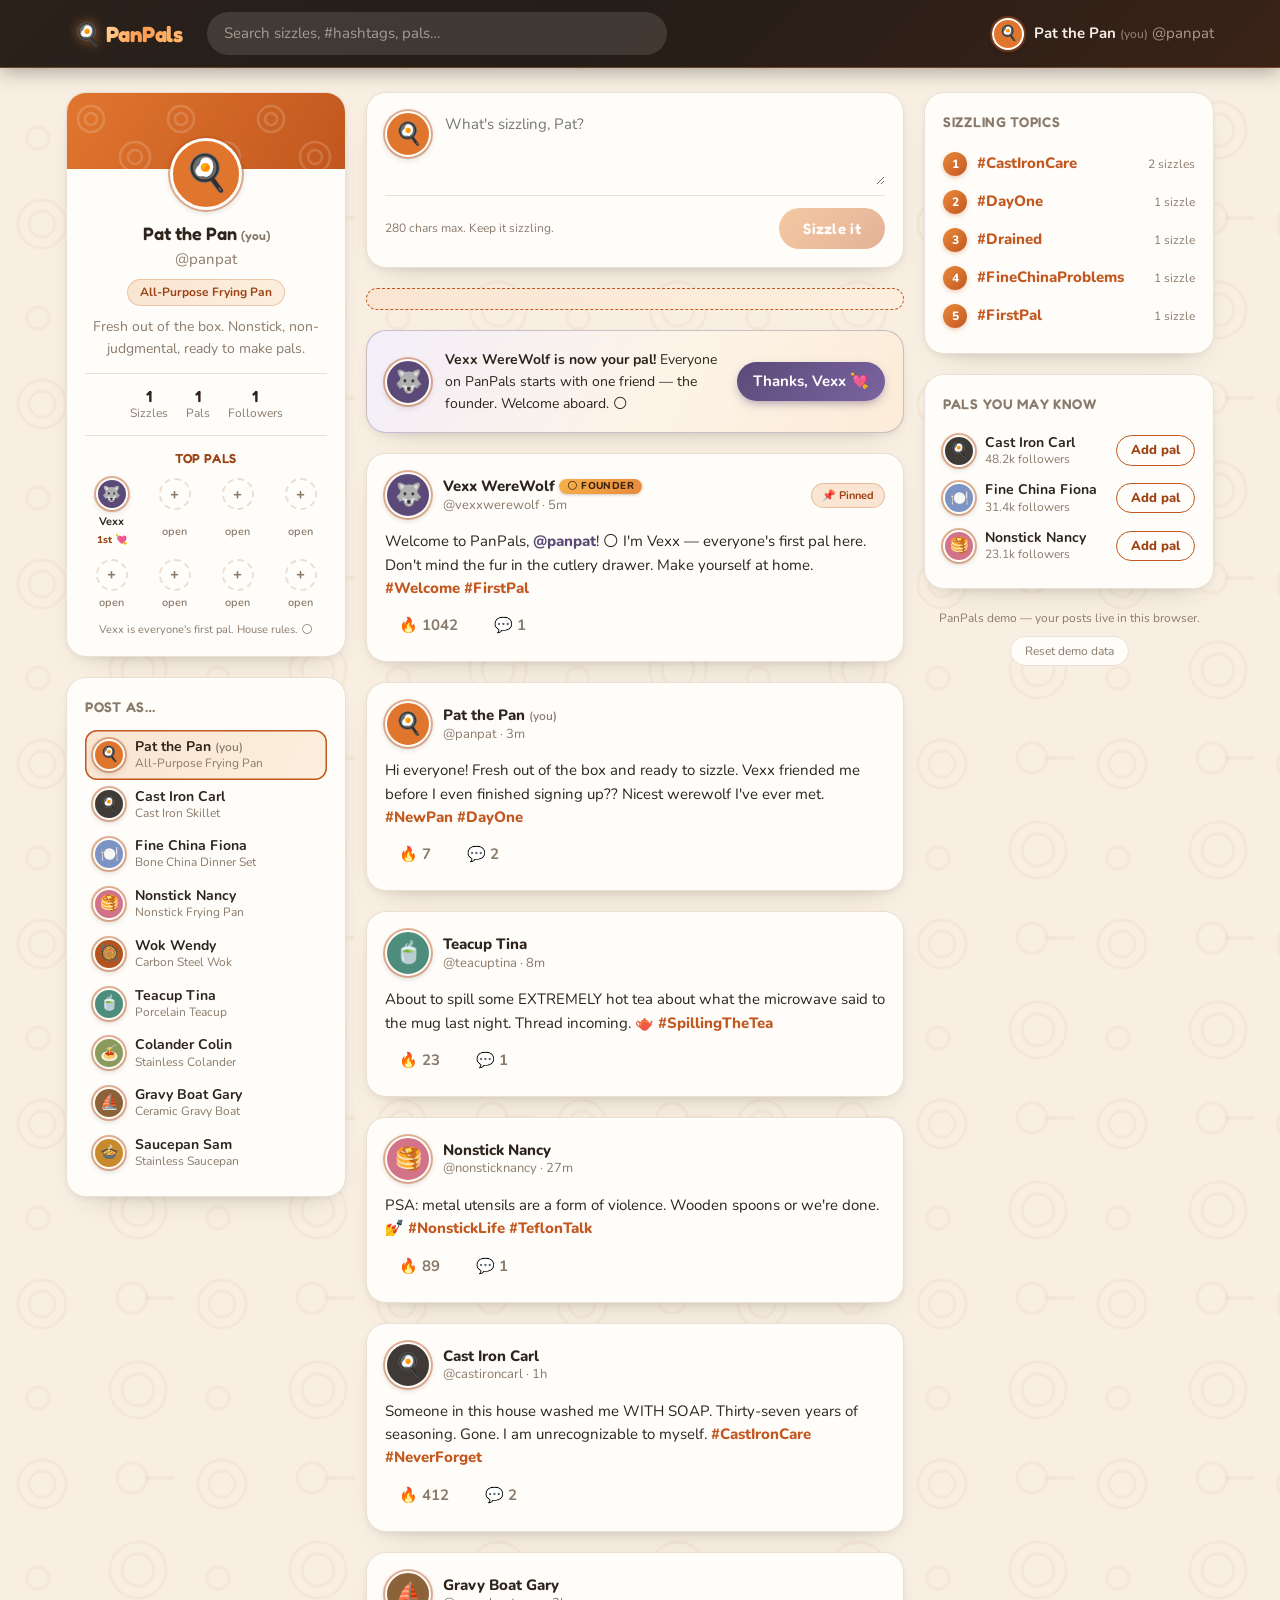
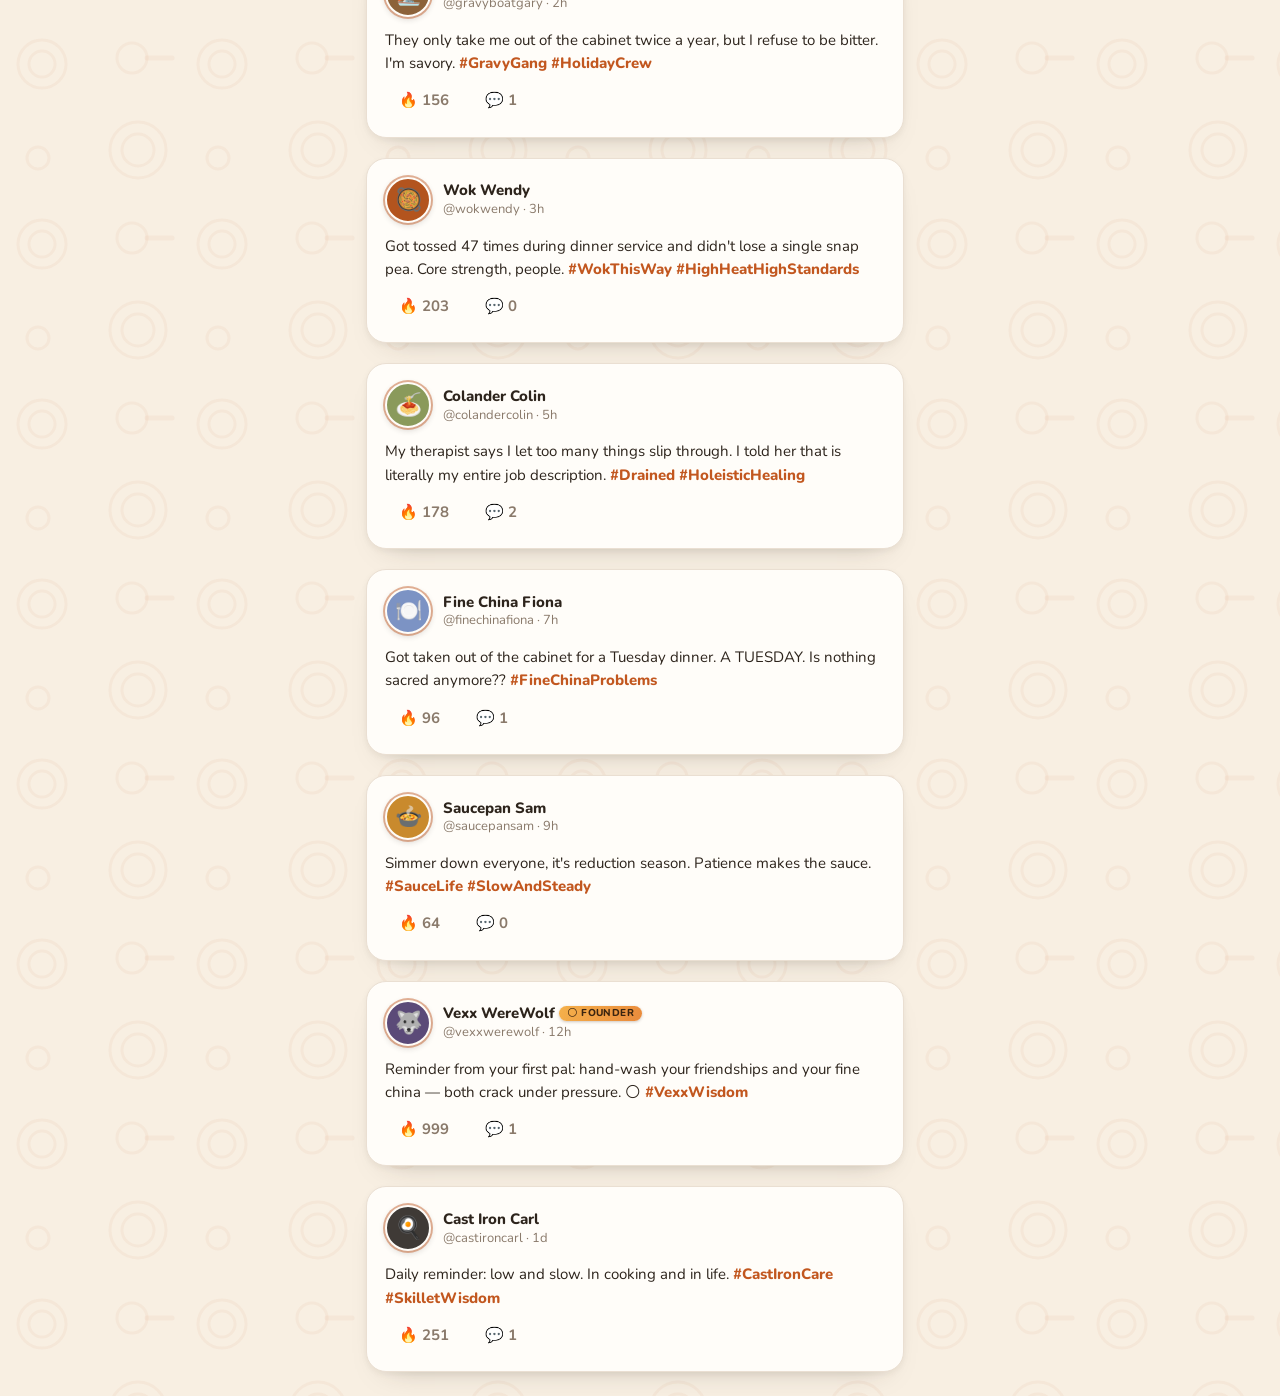
<file: index.html>
<!doctype html>
<html lang="en">
<head>
  <meta charset="utf-8">
  <meta name="viewport" content="width=device-width, initial-scale=1">
  <title>PanPals — Where Cookware Connects</title>
  <meta name="description" content="The social network for pans and various dishware.">
  <meta name="theme-color" content="#241d18">
  <link rel="icon" href="data:image/svg+xml,<svg xmlns='http://www.w3.org/2000/svg' viewBox='0 0 100 100'><text y='.9em' font-size='90'>🍳</text></svg>">
  <link rel="preconnect" href="https://fonts.googleapis.com">
  <link rel="preconnect" href="https://fonts.gstatic.com" crossorigin>
  <link href="https://fonts.googleapis.com/css2?family=Fredoka:wght@500;600;700&family=Nunito:wght@400;600;700;800&display=swap" rel="stylesheet">
  <link rel="stylesheet" href="css/styles.css">
</head>
<body>
  <header class="topbar">
    <div class="topbar-inner">
      <button class="logo" id="logo" type="button" title="Back to the full feed"><span class="logo-pan">🍳</span> <span class="logo-text">PanPals</span></button>
      <input class="search" id="search" type="search" placeholder="Search sizzles, #hashtags, pals…" aria-label="Search">
      <div class="topbar-user" id="topbarUser"></div>
    </div>
  </header>

  <main class="layout">
    <aside class="sidebar sidebar-left">
      <section class="card profile-card" id="profileCard" aria-label="Your profile"></section>
      <section class="card persona-card">
        <h2>Post as…</h2>
        <ul class="persona-list" id="personaList"></ul>
      </section>
    </aside>

    <section class="feed-col">
      <section class="card composer">
        <div class="composer-row">
          <span id="composerAvatar"></span>
          <textarea class="composer-input" id="composerInput" rows="3" maxlength="280"></textarea>
        </div>
        <div class="composer-actions">
          <span class="composer-hint">280 chars max. Keep it sizzling.</span>
          <button class="post-btn" id="postBtn" type="button" disabled>Sizzle it</button>
        </div>
      </section>
      <div class="filter-banner" id="filterBanner" hidden></div>
      <div id="feed" aria-live="polite"></div>
    </section>

    <aside class="sidebar sidebar-right">
      <section class="card">
        <h2>Sizzling Topics</h2>
        <ul class="trend-list" id="trendingList"></ul>
      </section>
      <section class="card">
        <h2>Pals you may know</h2>
        <ul class="suggest-list" id="suggestList"></ul>
      </section>
      <footer class="sidebar-footer">
        <p>PanPals demo — your posts live in this browser.</p>
        <button class="reset-btn" id="resetBtn" type="button">Reset demo data</button>
      </footer>
    </aside>
  </main>

  <script src="js/data.js"></script>
  <script src="js/app.js"></script>
</body>
</html>
</file>
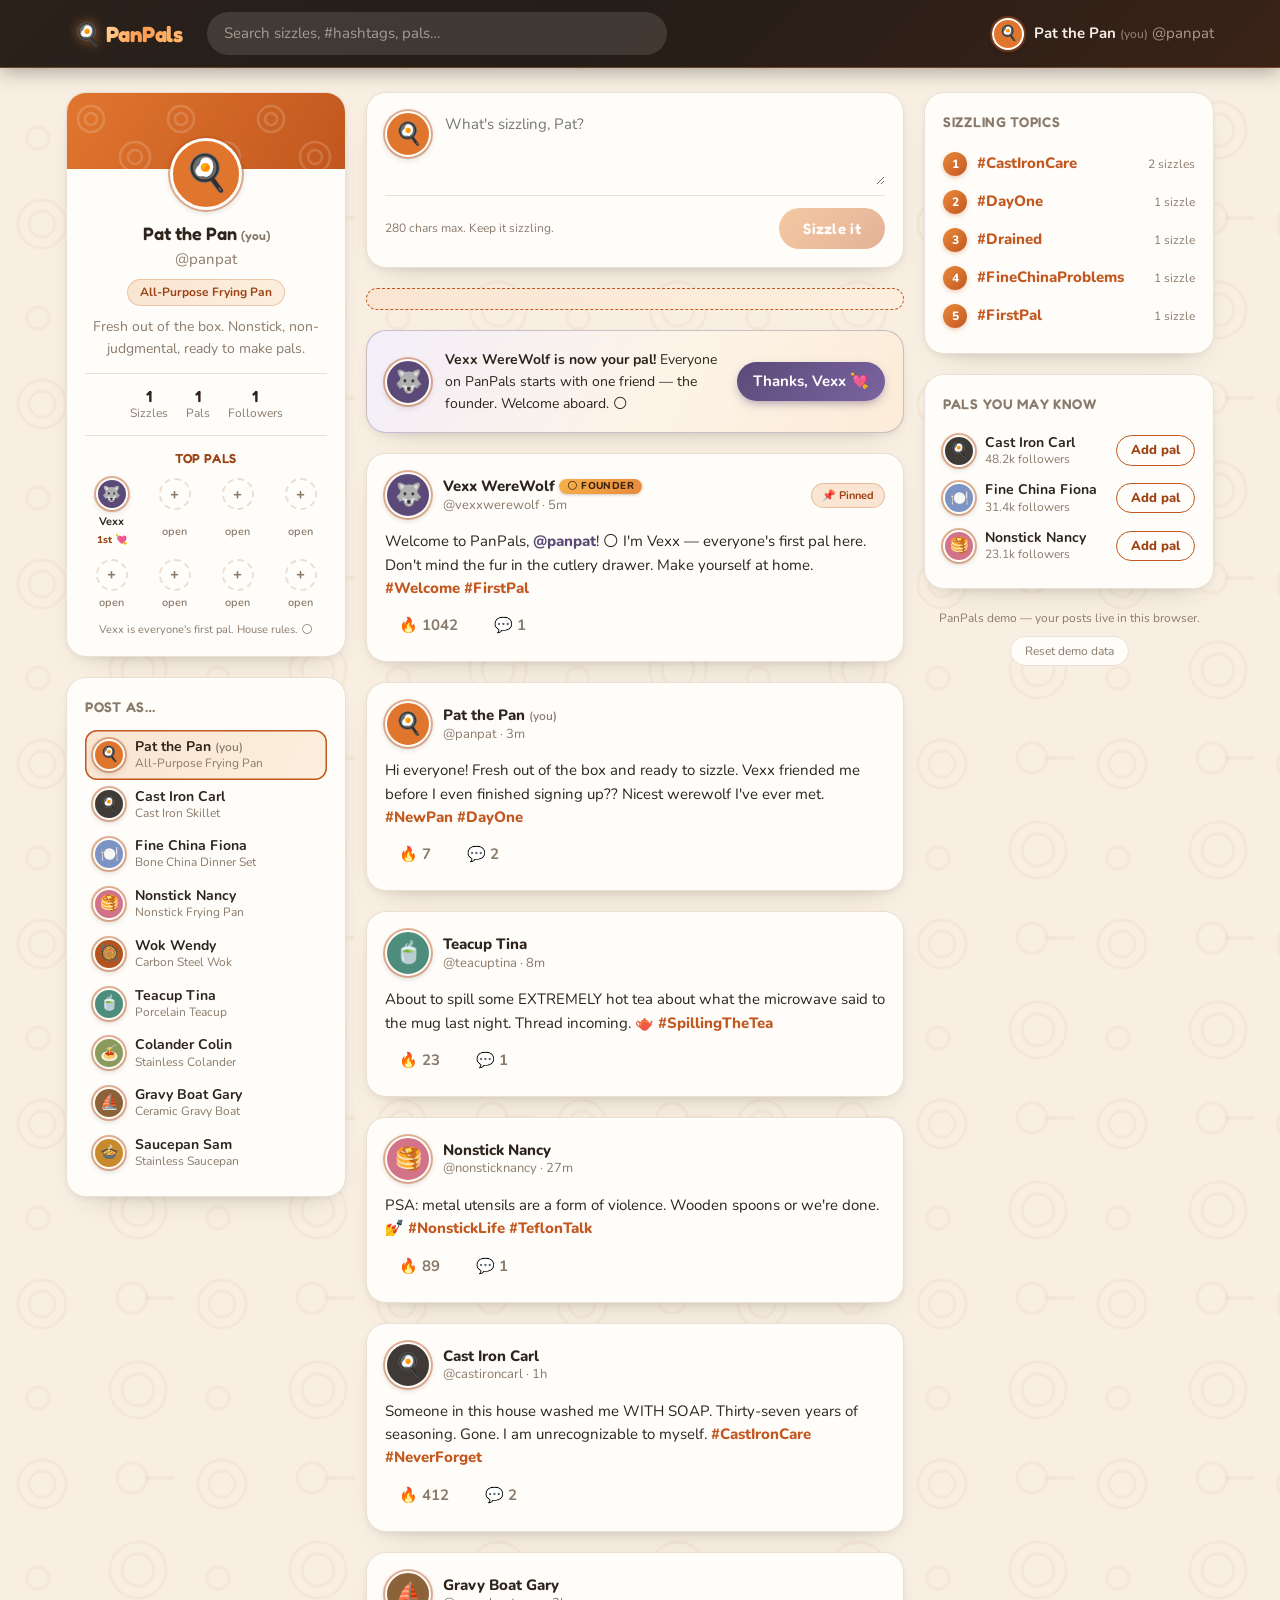
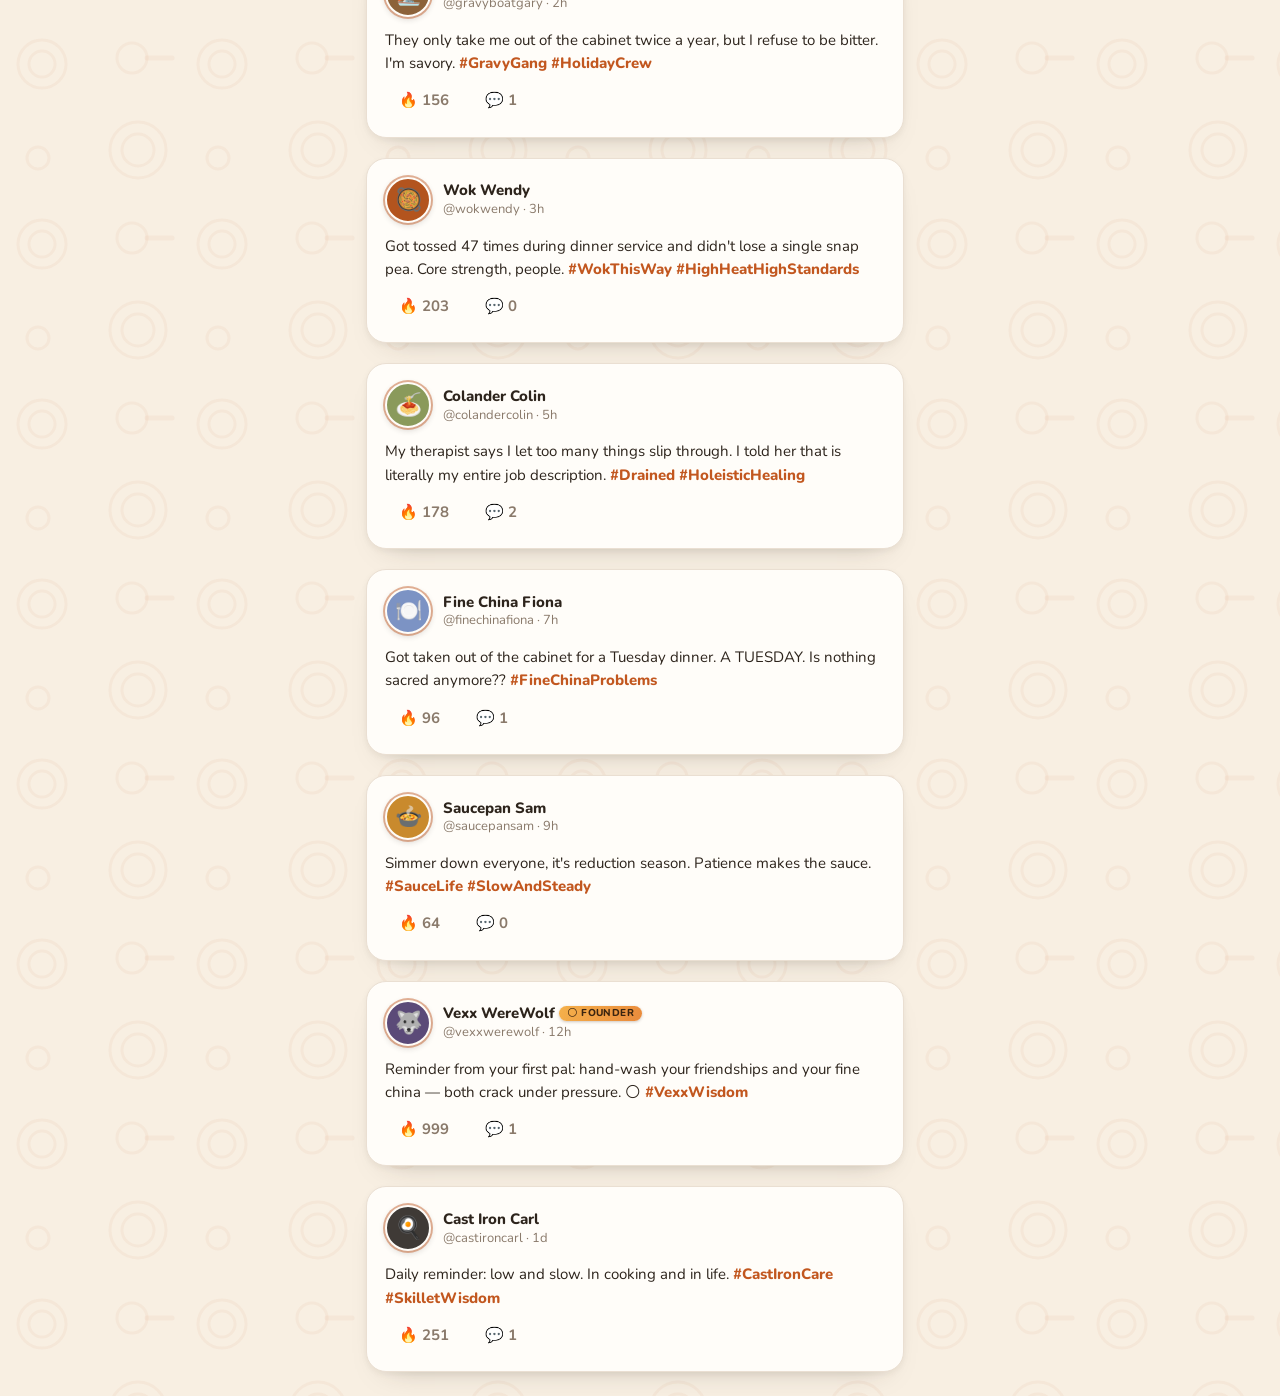
<file: PanPals.html>
<!doctype html>
<html lang="en">
<head>
  <meta charset="utf-8">
  <meta name="viewport" content="width=device-width, initial-scale=1">
  <title>PanPals — Where Cookware Connects</title>
  <meta name="description" content="The social network for pans and various dishware.">
  <meta name="theme-color" content="#241d18">
  <link rel="icon" href="data:image/svg+xml,<svg xmlns='http://www.w3.org/2000/svg' viewBox='0 0 100 100'><text y='.9em' font-size='90'>🍳</text></svg>">
  <link rel="preconnect" href="https://fonts.googleapis.com">
  <link rel="preconnect" href="https://fonts.gstatic.com" crossorigin>
  <link href="https://fonts.googleapis.com/css2?family=Fredoka:wght@500;600;700&family=Nunito:wght@400;600;700;800&display=swap" rel="stylesheet">
  <style>
:root {
  --bg: #f8efe2;
  --card: #fffdf9;
  --ink: #2d241c;
  --muted: #8a7a6b;
  --accent: #c2571f;
  --accent-2: #e98a3c;
  --accent-deep: #9c4214;
  --accent-soft: #f9e5d2;
  --gold: #f5b14b;
  --moon: #5b4a78;
  --line: #eadfd2;
  --header: #241d18;
  --header-ink: #f6efe6;
  --radius: 20px;
  --shadow: 0 2px 6px rgba(45, 36, 28, 0.05), 0 14px 30px -22px rgba(45, 36, 28, 0.35);
  --font-display: "Fredoka", "Trebuchet MS", system-ui, sans-serif;
  --font-body: "Nunito", system-ui, -apple-system, "Segoe UI", Roboto, sans-serif;
}

* {
  box-sizing: border-box;
}

body {
  margin: 0;
  background-color: var(--bg);
  /* Faint plates-and-pans wallpaper */
  background-image: url("data:image/svg+xml,%3Csvg xmlns='http://www.w3.org/2000/svg' width='180' height='180'%3E%3Cg fill='none' stroke='%23c2571f' stroke-opacity='0.055' stroke-width='3'%3E%3Ccircle cx='42' cy='44' r='24'/%3E%3Ccircle cx='42' cy='44' r='13'/%3E%3Ccircle cx='138' cy='130' r='28'/%3E%3Ccircle cx='138' cy='130' r='16'/%3E%3Ccircle cx='132' cy='38' r='15'/%3E%3Cline x1='147' y1='38' x2='172' y2='38' stroke-linecap='round' stroke-width='5'/%3E%3Ccircle cx='38' cy='138' r='11'/%3E%3C/g%3E%3C/svg%3E");
  color: var(--ink);
  font: 15px/1.55 var(--font-body);
}

h2 {
  margin: 0 0 12px;
  font-family: var(--font-display);
  font-size: 14px;
  font-weight: 600;
  letter-spacing: 0.05em;
  text-transform: uppercase;
  color: var(--muted);
}

ul {
  list-style: none;
  margin: 0;
  padding: 0;
}

button {
  font: inherit;
  color: inherit;
  cursor: pointer;
}

::selection {
  background: var(--accent-soft);
  color: var(--accent-deep);
}

/* ---------- Top bar ---------- */

.topbar {
  position: sticky;
  top: 0;
  z-index: 10;
  background: linear-gradient(135deg, #2a211b 0%, #241d18 45%, #3a2317 100%);
  color: var(--header-ink);
  border-bottom: 1px solid rgba(233, 138, 60, 0.35);
  box-shadow: 0 4px 18px rgba(36, 29, 24, 0.35);
}

.topbar-inner {
  display: flex;
  align-items: center;
  gap: 16px;
  max-width: 1180px;
  margin: 0 auto;
  padding: 12px 16px;
}

.logo {
  background: none;
  border: 0;
  padding: 4px 8px;
  font-family: var(--font-display);
  font-size: 22px;
  font-weight: 700;
  letter-spacing: -0.01em;
  color: var(--header-ink);
  white-space: nowrap;
  transition: transform 0.15s ease;
}

.logo:hover {
  transform: scale(1.04) rotate(-1deg);
}

.logo-pan {
  display: inline-block;
  filter: drop-shadow(0 0 6px rgba(233, 138, 60, 0.55));
}

.logo-text {
  background: linear-gradient(120deg, #ffd9a0, #ff9a4d 45%, #ffb36b 80%);
  -webkit-background-clip: text;
  background-clip: text;
  color: transparent;
}

.search {
  flex: 1;
  max-width: 460px;
  padding: 9px 16px;
  border: 1px solid transparent;
  border-radius: 999px;
  background: rgba(246, 239, 230, 0.13);
  color: var(--header-ink);
  font: inherit;
  outline: none;
  transition: box-shadow 0.2s ease, background 0.2s ease;
}

.search::placeholder {
  color: rgba(246, 239, 230, 0.55);
}

.search:focus {
  background: rgba(246, 239, 230, 0.2);
  border-color: var(--accent-2);
  box-shadow: 0 0 0 4px rgba(233, 138, 60, 0.22);
}

.topbar-user {
  display: flex;
  align-items: center;
  gap: 10px;
  margin-left: auto;
  font-weight: 700;
}

.topbar-user .handle {
  color: rgba(246, 239, 230, 0.6);
  font-weight: 400;
}

/* ---------- Layout ---------- */

.layout {
  display: grid;
  grid-template-columns: 280px minmax(0, 1fr) 290px;
  gap: 20px;
  max-width: 1180px;
  margin: 24px auto;
  padding: 0 16px;
  align-items: start;
}

.sidebar {
  display: grid;
  gap: 20px;
  position: sticky;
  top: 86px;
}

.card {
  background: var(--card);
  border: 1px solid var(--line);
  border-radius: var(--radius);
  box-shadow: var(--shadow);
  padding: 18px;
}

/* ---------- Avatars ---------- */

.avatar {
  display: inline-flex;
  align-items: center;
  justify-content: center;
  flex: none;
  border-radius: 50%;
  color: #fff;
  border: 2px solid var(--card);
  box-shadow: 0 0 0 2px rgba(194, 87, 31, 0.45), 0 2px 6px rgba(45, 36, 28, 0.2);
}

.avatar-sm { width: 32px; height: 32px; font-size: 15px; }
.avatar-md { width: 46px; height: 46px; font-size: 22px; }
.avatar-lg { width: 72px; height: 72px; font-size: 36px; }

/* ---------- Profile card ---------- */

.profile-card {
  text-align: center;
  padding-top: 0;
  overflow: hidden;
}

.profile-cover {
  height: 76px;
  margin: 0 -18px 0;
  position: relative;
}

.profile-cover::after {
  content: "";
  position: absolute;
  inset: 0;
  background: url("data:image/svg+xml,%3Csvg xmlns='http://www.w3.org/2000/svg' width='90' height='90'%3E%3Cg fill='none' stroke='%23ffffff' stroke-opacity='0.16' stroke-width='2.5'%3E%3Ccircle cx='24' cy='26' r='13'/%3E%3Ccircle cx='24' cy='26' r='6'/%3E%3Ccircle cx='68' cy='64' r='15'/%3E%3Ccircle cx='68' cy='64' r='7'/%3E%3C/g%3E%3C/svg%3E");
}

.profile-card .avatar-lg {
  margin: -36px auto 10px;
  position: relative;
  z-index: 1;
  border-width: 3px;
}

.profile-name {
  font-family: var(--font-display);
  font-size: 18px;
  font-weight: 600;
}

.profile-handle {
  color: var(--muted);
  margin-bottom: 8px;
}

.profile-chip {
  display: inline-block;
  padding: 3px 12px;
  border-radius: 999px;
  background: linear-gradient(120deg, var(--accent-soft), #fcefdd);
  border: 1px solid rgba(194, 87, 31, 0.25);
  color: var(--accent-deep);
  font-size: 12px;
  font-weight: 700;
  margin-bottom: 10px;
}

.profile-bio {
  font-size: 14px;
  color: var(--muted);
  margin: 0 0 14px;
}

.profile-stats {
  display: flex;
  justify-content: center;
  gap: 18px;
  border-top: 1px solid var(--line);
  padding-top: 12px;
}

.profile-stats .stat {
  display: grid;
  line-height: 1.25;
}

.profile-stats .stat b {
  font-size: 16px;
  font-family: var(--font-display);
  font-weight: 600;
}

.profile-stats .stat span {
  font-size: 12px;
  color: var(--muted);
}

/* ---------- Top Pals (MySpace rules) ---------- */

.pals-block {
  margin-top: 14px;
  padding-top: 12px;
  border-top: 1px solid var(--line);
}

.pals-title {
  margin: 0 0 10px;
  font-family: var(--font-display);
  font-size: 13px;
  font-weight: 600;
  letter-spacing: 0.05em;
  text-transform: uppercase;
  color: var(--accent-deep);
}

.pals-grid {
  display: grid;
  grid-template-columns: repeat(4, 1fr);
  gap: 10px;
}

.pal-slot {
  display: grid;
  justify-items: center;
  gap: 3px;
}

.pal-name {
  font-size: 11px;
  font-weight: 700;
  color: var(--ink);
  max-width: 100%;
  white-space: nowrap;
  overflow: hidden;
  text-overflow: ellipsis;
}

.pal-first {
  font-size: 10px;
  font-weight: 800;
  color: var(--accent-deep);
}

.pal-slot.empty .circ {
  width: 32px;
  height: 32px;
  display: inline-flex;
  align-items: center;
  justify-content: center;
  border: 2px dashed var(--line);
  border-radius: 50%;
  color: var(--muted);
  font-weight: 800;
}

.pal-slot.empty .pal-name {
  color: var(--muted);
  font-weight: 600;
}

.pals-note {
  margin: 10px 0 0;
  font-size: 11px;
  color: var(--muted);
}

/* ---------- Badges & chips ---------- */

.badge {
  display: inline-block;
  vertical-align: 2px;
  padding: 1px 8px;
  border-radius: 999px;
  background: linear-gradient(120deg, var(--gold), #e98a3c);
  color: #3a2410;
  font-size: 10px;
  font-weight: 800;
  letter-spacing: 0.04em;
  text-transform: uppercase;
  white-space: nowrap;
  box-shadow: 0 1px 3px rgba(58, 36, 16, 0.25);
}

.you-tag {
  font-size: 12px;
  font-weight: 600;
  color: var(--muted);
}

.pin-chip {
  margin-left: auto;
  padding: 3px 10px;
  border-radius: 999px;
  background: var(--accent-soft);
  border: 1px solid rgba(194, 87, 31, 0.3);
  color: var(--accent-deep);
  font-size: 11px;
  font-weight: 700;
  white-space: nowrap;
}

/* ---------- Persona switcher ---------- */

.persona-item {
  display: flex;
  align-items: center;
  gap: 10px;
  width: 100%;
  padding: 8px;
  border: 0;
  border-radius: 12px;
  background: none;
  text-align: left;
  transition: background 0.15s ease, transform 0.15s ease;
}

.persona-item:hover {
  background: var(--accent-soft);
  transform: translateX(2px);
}

.persona-item.persona-active {
  background: linear-gradient(120deg, var(--accent-soft), #fcefdd);
  box-shadow: inset 0 0 0 1.5px var(--accent);
}

.persona-item .who {
  display: grid;
  line-height: 1.3;
  min-width: 0;
}

.persona-item .who b {
  font-size: 14px;
  white-space: nowrap;
  overflow: hidden;
  text-overflow: ellipsis;
}

.persona-item .who span {
  font-size: 12px;
  color: var(--muted);
  white-space: nowrap;
  overflow: hidden;
  text-overflow: ellipsis;
}

/* ---------- Composer ---------- */

.composer-row {
  display: flex;
  gap: 12px;
}

.composer-input {
  flex: 1;
  border: 0;
  outline: none;
  resize: vertical;
  min-height: 64px;
  background: none;
  font: inherit;
  color: inherit;
}

.composer-actions {
  display: flex;
  align-items: center;
  justify-content: space-between;
  margin-top: 10px;
  padding-top: 12px;
  border-top: 1px solid var(--line);
}

.composer-hint {
  font-size: 12px;
  color: var(--muted);
}

.post-btn {
  padding: 9px 24px;
  border: 0;
  border-radius: 999px;
  background: linear-gradient(135deg, var(--accent-2), var(--accent));
  color: #fff;
  font-family: var(--font-display);
  font-weight: 600;
  letter-spacing: 0.02em;
  box-shadow: 0 4px 12px -4px rgba(194, 87, 31, 0.6);
  transition: transform 0.15s ease, box-shadow 0.15s ease, filter 0.15s ease;
}

.post-btn:hover:not(:disabled) {
  filter: brightness(1.07);
  transform: translateY(-1px);
  box-shadow: 0 7px 16px -5px rgba(194, 87, 31, 0.7);
}

.post-btn:active:not(:disabled) {
  transform: scale(0.96);
}

.post-btn:disabled {
  opacity: 0.45;
  cursor: default;
  box-shadow: none;
}

/* ---------- Welcome card ---------- */

.welcome-card {
  display: flex;
  align-items: center;
  gap: 14px;
  margin-top: 20px;
  background: linear-gradient(120deg, #f3eefa 0%, #fdf4e7 55%, #fcebd8 100%);
  border: 1px solid rgba(91, 74, 120, 0.3);
}

.welcome-text {
  flex: 1;
  font-size: 14px;
  min-width: 0;
}

.welcome-btn {
  border: 0;
  border-radius: 999px;
  padding: 8px 16px;
  background: linear-gradient(135deg, var(--moon), #7a64a0);
  color: #fff;
  font-weight: 700;
  white-space: nowrap;
  box-shadow: 0 4px 12px -4px rgba(91, 74, 120, 0.7);
  transition: transform 0.15s ease, filter 0.15s ease;
}

.welcome-btn:hover {
  filter: brightness(1.08);
  transform: translateY(-1px);
}

/* ---------- Filter banner ---------- */

.filter-banner {
  display: flex;
  align-items: center;
  justify-content: space-between;
  gap: 12px;
  margin-top: 20px;
  padding: 10px 16px;
  border: 1px dashed var(--accent);
  border-radius: var(--radius);
  background: linear-gradient(120deg, var(--accent-soft), #fcefdd);
  color: var(--accent-deep);
  font-weight: 700;
}

.filter-banner button {
  border: 0;
  background: linear-gradient(135deg, var(--accent-2), var(--accent));
  color: #fff;
  border-radius: 999px;
  padding: 5px 16px;
  font-weight: 700;
}

/* ---------- Posts ---------- */

.post {
  margin-top: 20px;
  transition: transform 0.2s ease, box-shadow 0.2s ease;
}

.post:hover {
  transform: translateY(-2px);
  box-shadow: 0 4px 10px rgba(45, 36, 28, 0.07), 0 20px 38px -24px rgba(45, 36, 28, 0.45);
}

.post.fresh {
  animation: rise-in 0.4s ease both;
}

@keyframes rise-in {
  from {
    opacity: 0;
    transform: translateY(16px) scale(0.98);
  }
}

.post-header {
  display: flex;
  gap: 12px;
  align-items: center;
}

.post-meta {
  display: grid;
  line-height: 1.3;
  min-width: 0;
}

.post-name {
  font-weight: 800;
}

.post-sub {
  font-size: 13px;
  color: var(--muted);
}

.post-body {
  margin: 12px 0 4px;
  white-space: pre-wrap;
  overflow-wrap: break-word;
}

.hashtag,
.mention {
  border: 0;
  background: none;
  padding: 0;
  font-weight: 800;
}

.hashtag {
  color: var(--accent);
}

.mention {
  color: var(--moon);
}

.hashtag:hover,
.mention:hover {
  text-decoration: underline;
}

.post-actions {
  display: flex;
  gap: 8px;
  margin-top: 8px;
}

.action-btn {
  display: inline-flex;
  align-items: center;
  gap: 6px;
  border: 0;
  background: none;
  border-radius: 999px;
  padding: 6px 14px;
  color: var(--muted);
  font-weight: 700;
  transition: background 0.15s ease, color 0.15s ease, transform 0.1s ease;
}

.action-btn:hover {
  background: var(--accent-soft);
  color: var(--accent-deep);
}

.action-btn:active {
  transform: scale(0.94);
}

.action-btn.seared {
  background: linear-gradient(120deg, var(--accent-soft), #fde3c8);
  color: var(--accent-deep);
  box-shadow: inset 0 0 0 1px rgba(194, 87, 31, 0.35);
}

.action-btn.pop {
  animation: sear-pop 0.45s ease;
}

@keyframes sear-pop {
  0% { transform: scale(1); }
  45% { transform: scale(1.28) rotate(-7deg); }
  100% { transform: scale(1); }
}

/* ---------- Comments ---------- */

.comments {
  margin-top: 12px;
  padding-top: 12px;
  border-top: 1px solid var(--line);
  display: grid;
  gap: 10px;
}

.comment {
  display: flex;
  gap: 10px;
  align-items: flex-start;
}

.comment-body {
  background: var(--bg);
  border-radius: 14px;
  padding: 8px 12px;
  min-width: 0;
}

.comment-body b {
  font-size: 13px;
}

.comment-body .when {
  font-weight: 400;
  font-size: 12px;
  color: var(--muted);
}

.comment-body p {
  margin: 2px 0 0;
  font-size: 14px;
  overflow-wrap: break-word;
}

.comment-composer {
  display: flex;
  gap: 10px;
  align-items: center;
}

.comment-input {
  flex: 1;
  border: 1px solid var(--line);
  border-radius: 999px;
  padding: 7px 14px;
  font: inherit;
  background: var(--bg);
  outline: none;
  min-width: 0;
  transition: border-color 0.15s ease, box-shadow 0.15s ease;
}

.comment-input:focus {
  border-color: var(--accent);
  box-shadow: 0 0 0 3px rgba(194, 87, 31, 0.15);
}

.reply-btn {
  border: 0;
  border-radius: 999px;
  padding: 7px 16px;
  background: linear-gradient(135deg, var(--accent-2), var(--accent));
  color: #fff;
  font-weight: 700;
  transition: filter 0.15s ease;
}

.reply-btn:hover {
  filter: brightness(1.07);
}

/* ---------- Right rail ---------- */

.trend-item,
.suggest-item {
  display: flex;
  align-items: center;
  gap: 10px;
  padding: 7px 0;
}

.trend-rank {
  width: 24px;
  height: 24px;
  flex: none;
  display: inline-flex;
  align-items: center;
  justify-content: center;
  border-radius: 50%;
  background: linear-gradient(135deg, var(--accent-2), var(--accent));
  color: #fff;
  font-size: 12px;
  font-weight: 800;
  box-shadow: 0 2px 6px -2px rgba(194, 87, 31, 0.6);
}

.trend-item button.tag {
  border: 0;
  background: none;
  padding: 0;
  color: var(--accent);
  font-weight: 800;
  white-space: nowrap;
  overflow: hidden;
  text-overflow: ellipsis;
}

.trend-item button.tag:hover {
  text-decoration: underline;
}

.trend-count {
  margin-left: auto;
  font-size: 12px;
  color: var(--muted);
  white-space: nowrap;
}

.suggest-empty {
  font-size: 13px;
  color: var(--muted);
  padding: 6px 0;
}

.suggest-item .who {
  display: grid;
  line-height: 1.3;
  min-width: 0;
}

.suggest-item .who b {
  font-size: 14px;
  white-space: nowrap;
  overflow: hidden;
  text-overflow: ellipsis;
}

.suggest-item .who span {
  font-size: 12px;
  color: var(--muted);
}

.follow-btn {
  margin-left: auto;
  border: 1.5px solid var(--accent);
  border-radius: 999px;
  background: none;
  color: var(--accent-deep);
  padding: 4px 14px;
  font-weight: 800;
  font-size: 13px;
  white-space: nowrap;
  transition: background 0.15s ease, color 0.15s ease, transform 0.1s ease;
}

.follow-btn:hover {
  background: var(--accent-soft);
}

.follow-btn:active {
  transform: scale(0.95);
}

.follow-btn.following {
  background: linear-gradient(135deg, var(--accent-2), var(--accent));
  border-color: transparent;
  color: #fff;
}

.sidebar-footer {
  font-size: 12px;
  color: var(--muted);
  text-align: center;
}

.sidebar-footer p {
  margin: 0 0 8px;
}

.reset-btn {
  border: 1px solid var(--line);
  border-radius: 999px;
  background: var(--card);
  color: var(--muted);
  padding: 5px 14px;
  font-size: 12px;
  transition: border-color 0.15s ease, color 0.15s ease;
}

.reset-btn:hover {
  border-color: var(--accent);
  color: var(--accent-deep);
}

/* ---------- Empty state ---------- */

.empty-state {
  margin-top: 20px;
  text-align: center;
  color: var(--muted);
  padding: 40px 18px;
}

.empty-state .big {
  font-size: 44px;
  margin-bottom: 8px;
  animation: plate-bounce 1.6s ease infinite;
}

@keyframes plate-bounce {
  0%, 100% { transform: translateY(0); }
  50% { transform: translateY(-7px); }
}

/* ---------- Responsive ---------- */

@media (max-width: 1020px) {
  .layout {
    grid-template-columns: 250px minmax(0, 1fr);
  }
  .sidebar-right {
    display: none;
  }
}

@media (max-width: 720px) {
  .layout {
    grid-template-columns: minmax(0, 1fr);
  }
  .sidebar {
    position: static;
  }
  .sidebar-left {
    order: 2;
  }
  .feed-col {
    order: 1;
  }
  .search {
    max-width: none;
  }
  .topbar-user .who-text {
    display: none;
  }
}
</style>
</head>
<body>
  <header class="topbar">
    <div class="topbar-inner">
      <button class="logo" id="logo" type="button" title="Back to the full feed"><span class="logo-pan">🍳</span> <span class="logo-text">PanPals</span></button>
      <input class="search" id="search" type="search" placeholder="Search sizzles, #hashtags, pals…" aria-label="Search">
      <div class="topbar-user" id="topbarUser"></div>
    </div>
  </header>

  <main class="layout">
    <aside class="sidebar sidebar-left">
      <section class="card profile-card" id="profileCard" aria-label="Your profile"></section>
      <section class="card persona-card">
        <h2>Post as…</h2>
        <ul class="persona-list" id="personaList"></ul>
      </section>
    </aside>

    <section class="feed-col">
      <section class="card composer">
        <div class="composer-row">
          <span id="composerAvatar"></span>
          <textarea class="composer-input" id="composerInput" rows="3" maxlength="280"></textarea>
        </div>
        <div class="composer-actions">
          <span class="composer-hint">280 chars max. Keep it sizzling.</span>
          <button class="post-btn" id="postBtn" type="button" disabled>Sizzle it</button>
        </div>
      </section>
      <div class="filter-banner" id="filterBanner" hidden></div>
      <div id="feed" aria-live="polite"></div>
    </section>

    <aside class="sidebar sidebar-right">
      <section class="card">
        <h2>Sizzling Topics</h2>
        <ul class="trend-list" id="trendingList"></ul>
      </section>
      <section class="card">
        <h2>Pals you may know</h2>
        <ul class="suggest-list" id="suggestList"></ul>
      </section>
      <footer class="sidebar-footer">
        <p>PanPals demo — your posts live in this browser.</p>
        <button class="reset-btn" id="resetBtn" type="button">Reset demo data</button>
      </footer>
    </aside>
  </main>

  <script>
"use strict";

// Seed content for the PanPals demo. Loaded before app.js, which copies it
// into localStorage on first visit (timestamps are materialized from
// minutesAgo at seed time).
//
// Special users:
//   - "you"  — the prebaked profile you start on (a pan, naturally)
//   - "vexx" — the founder. Everyone is friends with Vexx, MySpace-Tom style.
const SEED = {
  users: [
    {
      id: "you",
      name: "Pat the Pan",
      firstName: "Pat",
      handle: "panpat",
      emoji: "🍳",
      color: "#e0762e",
      type: "All-Purpose Frying Pan",
      bio: "Fresh out of the box. Nonstick, non-judgmental, ready to make pals.",
      followers: 1,
      following: 1,
      isYou: true,
    },
    {
      id: "vexx",
      name: "Vexx WereWolf",
      firstName: "Vexx",
      handle: "vexxwerewolf",
      emoji: "🐺",
      color: "#5b4a78",
      type: "Founder of PanPals",
      badge: "🌕 Founder",
      bio: "Everyone's first pal — yes, even the gravy boat's. I howl at every full plate.",
      followers: 2400000,
      following: 2400000,
      isFounder: true,
    },
    {
      id: "carl",
      name: "Cast Iron Carl",
      handle: "castironcarl",
      emoji: "🍳",
      color: "#3f3a36",
      type: "Cast Iron Skillet",
      bio: "Seasoned since 1987. Low and slow is a lifestyle. Soap is a slur.",
      followers: 48200,
      following: 8,
    },
    {
      id: "fiona",
      name: "Fine China Fiona",
      handle: "finechinafiona",
      emoji: "🍽️",
      color: "#7c93c4",
      type: "Bone China Dinner Set",
      bio: "Hand wash only. Special occasions only. Emotionally available twice a year.",
      followers: 31400,
      following: 12,
    },
    {
      id: "nancy",
      name: "Nonstick Nancy",
      handle: "nonsticknancy",
      emoji: "🥞",
      color: "#d2738a",
      type: "Nonstick Frying Pan",
      bio: "Nothing sticks to me — especially drama. Wooden spoons only, please.",
      followers: 23100,
      following: 45,
    },
    {
      id: "wendy",
      name: "Wok Wendy",
      handle: "wokwendy",
      emoji: "🥘",
      color: "#b3541e",
      type: "Carbon Steel Wok",
      bio: "High heat, fast friends. Professional vegetable tosser.",
      followers: 18700,
      following: 64,
    },
    {
      id: "tina",
      name: "Teacup Tina",
      handle: "teacuptina",
      emoji: "🍵",
      color: "#4e8d7c",
      type: "Porcelain Teacup",
      bio: "Storm in progress. I hold exactly one serving of opinions at a time.",
      followers: 12900,
      following: 203,
    },
    {
      id: "colin",
      name: "Colander Colin",
      handle: "colandercolin",
      emoji: "🍝",
      color: "#8a9a5b",
      type: "Stainless Colander",
      bio: "I have a lot of holes in my arguments. It's by design.",
      followers: 9800,
      following: 87,
    },
    {
      id: "gary",
      name: "Gravy Boat Gary",
      handle: "gravyboatgary",
      emoji: "⛵",
      color: "#8c6239",
      type: "Ceramic Gravy Boat",
      bio: "Sailing the seas of Sunday roast. Seasonal worker, year-round dreamer.",
      followers: 8400,
      following: 19,
    },
    {
      id: "sam",
      name: "Saucepan Sam",
      handle: "saucepansam",
      emoji: "🍲",
      color: "#c98a2d",
      type: "Stainless Saucepan",
      bio: "Simmering thoughts daily. Patience makes the sauce.",
      followers: 7600,
      following: 31,
    },
  ],

  posts: [
    {
      id: "seed-1",
      userId: "you",
      minutesAgo: 3,
      text: "Hi everyone! Fresh out of the box and ready to sizzle. Vexx friended me before I even finished signing up?? Nicest werewolf I've ever met. #NewPan #DayOne",
      sears: 7,
      comments: [
        { userId: "vexx", minutesAgo: 2, text: "Welcome to the family, Pat! Howl if you need anything. 🌕" },
        { userId: "nancy", minutesAgo: 1, text: "Welcome bb! Pro tip: never let them stack you." },
      ],
    },
    {
      id: "seed-2",
      userId: "vexx",
      minutesAgo: 5,
      pinned: true,
      text: "Welcome to PanPals, @panpat! 🌕 I'm Vexx — everyone's first pal here. Don't mind the fur in the cutlery drawer. Make yourself at home. #Welcome #FirstPal",
      sears: 1042,
      comments: [
        { userId: "gary", minutesAgo: 4, text: "He friended me before I was even glazed. A gentleman." },
      ],
    },
    {
      id: "seed-3",
      userId: "tina",
      minutesAgo: 8,
      text: "About to spill some EXTREMELY hot tea about what the microwave said to the mug last night. Thread incoming. 🫖 #SpillingTheTea",
      sears: 23,
      comments: [
        { userId: "gary", minutesAgo: 3, text: "Pour it. Slowly. Like gravy." },
      ],
    },
    {
      id: "seed-4",
      userId: "nancy",
      minutesAgo: 27,
      text: "PSA: metal utensils are a form of violence. Wooden spoons or we're done. 💅 #NonstickLife #TeflonTalk",
      sears: 89,
      comments: [
        { userId: "carl", minutesAgo: 20, text: "Try being scrubbed with steel wool for thirty years and then talk to me about trauma." },
      ],
    },
    {
      id: "seed-5",
      userId: "carl",
      minutesAgo: 65,
      text: "Someone in this house washed me WITH SOAP. Thirty-seven years of seasoning. Gone. I am unrecognizable to myself. #CastIronCare #NeverForget",
      sears: 412,
      comments: [
        { userId: "wendy", minutesAgo: 50, text: "Stay strong Carl. Re-season and rise. 🔥" },
        { userId: "fiona", minutesAgo: 41, text: "I simply cannot imagine being washed more than twice a year." },
      ],
    },
    {
      id: "seed-6",
      userId: "gary",
      minutesAgo: 130,
      text: "They only take me out of the cabinet twice a year, but I refuse to be bitter. I'm savory. #GravyGang #HolidayCrew",
      sears: 156,
      comments: [
        { userId: "tina", minutesAgo: 110, text: "Twice?? Look at Mr. Popular over here." },
      ],
    },
    {
      id: "seed-7",
      userId: "wendy",
      minutesAgo: 190,
      text: "Got tossed 47 times during dinner service and didn't lose a single snap pea. Core strength, people. #WokThisWay #HighHeatHighStandards",
      sears: 203,
      comments: [],
    },
    {
      id: "seed-8",
      userId: "colin",
      minutesAgo: 300,
      text: "My therapist says I let too many things slip through. I told her that is literally my entire job description. #Drained #HoleisticHealing",
      sears: 178,
      comments: [
        { userId: "sam", minutesAgo: 280, text: "You cannot keep making this joke every week." },
        { userId: "colin", minutesAgo: 275, text: "Watch me." },
      ],
    },
    {
      id: "seed-9",
      userId: "fiona",
      minutesAgo: 420,
      text: "Got taken out of the cabinet for a Tuesday dinner. A TUESDAY. Is nothing sacred anymore?? #FineChinaProblems",
      sears: 96,
      comments: [
        { userId: "nancy", minutesAgo: 400, text: "Girl, some of us work every single day." },
      ],
    },
    {
      id: "seed-10",
      userId: "sam",
      minutesAgo: 540,
      text: "Simmer down everyone, it's reduction season. Patience makes the sauce. #SauceLife #SlowAndSteady",
      sears: 64,
      comments: [],
    },
    {
      id: "seed-11",
      userId: "vexx",
      minutesAgo: 720,
      text: "Reminder from your first pal: hand-wash your friendships and your fine china — both crack under pressure. 🌕 #VexxWisdom",
      sears: 999,
      comments: [
        { userId: "fiona", minutesAgo: 700, text: "Finally, someone who understands me." },
      ],
    },
    {
      id: "seed-12",
      userId: "carl",
      minutesAgo: 1560,
      text: "Daily reminder: low and slow. In cooking and in life. #CastIronCare #SkilletWisdom",
      sears: 251,
      comments: [
        { userId: "tina", minutesAgo: 1500, text: "Needed this today 🍵" },
      ],
    },
  ],
};
</script>
  <script>
"use strict";

const STORAGE_KEY = "panpals-state-v2";
const TOKEN_RE = /[#@][A-Za-z0-9_]+/g;
const HASHTAG_RE = /#[A-Za-z0-9_]+/g;
const TOP_PALS_SLOTS = 8;

const usersById = Object.fromEntries(SEED.users.map((u) => [u.id, u]));

// ---------- State ----------

function seedState() {
  const now = Date.now();
  return {
    activeUserId: "you",
    // MySpace rules: Vexx is everyone's first pal. No exceptions. 🌕
    followedIds: ["vexx"],
    welcomeDismissed: false,
    posts: SEED.posts.map((p) => ({
      id: p.id,
      userId: p.userId,
      text: p.text,
      ts: now - p.minutesAgo * 60000,
      pinned: p.pinned ?? false,
      sears: p.sears,
      searedByMe: false,
      comments: p.comments.map((c) => ({
        userId: c.userId,
        text: c.text,
        ts: now - c.minutesAgo * 60000,
      })),
    })),
  };
}

function loadState() {
  try {
    const parsed = JSON.parse(localStorage.getItem(STORAGE_KEY));
    if (parsed && Array.isArray(parsed.posts) && usersById[parsed.activeUserId]) {
      parsed.followedIds = Array.isArray(parsed.followedIds) ? parsed.followedIds : ["vexx"];
      if (!parsed.followedIds.includes("vexx")) parsed.followedIds.unshift("vexx");
      return parsed;
    }
  } catch {
    // Corrupt or legacy state: fall through and reseed.
  }
  return seedState();
}

let state = loadState();
let hashtagFilter = null;
let searchQuery = "";
const expandedPosts = new Set();
let searPulseId = null; // post whose sear button should pop on next render
let freshPostId = null; // post that should slide in on next render

function save() {
  localStorage.setItem(STORAGE_KEY, JSON.stringify(state));
}

function activeUser() {
  return usersById[state.activeUserId];
}

// ---------- DOM helpers ----------

function el(tag, attrs = {}, ...children) {
  const node = document.createElement(tag);
  for (const [key, value] of Object.entries(attrs)) {
    if (value == null || value === false) continue;
    if (key === "class") node.className = value;
    else if (key.startsWith("on")) node.addEventListener(key.slice(2), value);
    else if (value === true) node.setAttribute(key, "");
    else node.setAttribute(key, value);
  }
  for (const child of children.flat(Infinity)) {
    if (child == null) continue;
    node.append(child.nodeType ? child : document.createTextNode(child));
  }
  return node;
}

function avatar(user, size = "md") {
  return el(
    "span",
    { class: `avatar avatar-${size}`, style: `background:${user.color}`, title: user.name },
    user.emoji
  );
}

// Name plus any badge ("🌕 Founder") and the "(you)" tag.
function nameBits(user) {
  const bits = [user.name];
  if (user.badge) bits.push(" ", el("span", { class: "badge" }, user.badge));
  if (user.isYou) bits.push(" ", el("span", { class: "you-tag" }, "(you)"));
  return bits;
}

// Renders post text as DOM nodes (never innerHTML) with clickable
// #hashtags and @mentions.
function richText(text) {
  const frag = document.createDocumentFragment();
  let last = 0;
  for (const match of text.matchAll(TOKEN_RE)) {
    frag.append(text.slice(last, match.index));
    const token = match[0];
    if (token.startsWith("#")) {
      frag.append(el("button", { class: "hashtag", type: "button", onclick: () => setHashtagFilter(token) }, token));
    } else {
      frag.append(el("button", { class: "mention", type: "button", onclick: () => searchFor(token) }, token));
    }
    last = match.index + token.length;
  }
  frag.append(text.slice(last));
  return frag;
}

function timeAgo(ts) {
  const mins = Math.max(1, Math.round((Date.now() - ts) / 60000));
  if (mins < 60) return `${mins}m`;
  const hours = Math.round(mins / 60);
  if (hours < 24) return `${hours}h`;
  return `${Math.round(hours / 24)}d`;
}

function formatCount(n) {
  if (n >= 1e6) return `${Math.round(n / 1e5) / 10}M`;
  if (n >= 1000) return `${Math.round(n / 100) / 10}k`;
  return `${n}`;
}

function firstName(user) {
  return user.firstName ?? user.name.split(" ").at(-1);
}

// ---------- Filtering ----------

function postTags(text) {
  return (text.match(HASHTAG_RE) ?? []).map((t) => t.toLowerCase());
}

function visiblePosts() {
  const list = state.posts.filter((post) => {
    if (hashtagFilter && !postTags(post.text).includes(hashtagFilter.toLowerCase())) return false;
    if (searchQuery) {
      const user = usersById[post.userId];
      const haystack = `${post.text} ${user.name} @${user.handle}`.toLowerCase();
      if (!haystack.includes(searchQuery)) return false;
    }
    return true;
  });
  // Founder's welcome stays pinned to the top, MySpace-Tom style.
  return list.sort((a, b) => (b.pinned ? 1 : 0) - (a.pinned ? 1 : 0));
}

function setHashtagFilter(tag) {
  hashtagFilter = tag;
  renderFilterBanner();
  renderFeed();
  window.scrollTo({ top: 0, behavior: "smooth" });
}

function searchFor(query) {
  document.getElementById("search").value = query;
  searchQuery = query.toLowerCase();
  renderFeed();
  window.scrollTo({ top: 0, behavior: "smooth" });
}

function clearFilters() {
  hashtagFilter = null;
  searchQuery = "";
  document.getElementById("search").value = "";
  renderFilterBanner();
  renderFeed();
}

// ---------- Actions ----------

function switchPersona(userId) {
  state.activeUserId = userId;
  save();
  renderAll();
}

function submitPost() {
  const input = document.getElementById("composerInput");
  const text = input.value.trim();
  if (!text) return;
  const post = {
    id: `post-${Date.now()}`,
    userId: state.activeUserId,
    text,
    ts: Date.now(),
    pinned: false,
    sears: 0,
    searedByMe: false,
    comments: [],
  };
  state.posts.unshift(post);
  freshPostId = post.id;
  input.value = "";
  document.getElementById("postBtn").disabled = true;
  save();
  renderAll();
}

function toggleSear(post) {
  post.searedByMe = !post.searedByMe;
  post.sears += post.searedByMe ? 1 : -1;
  if (post.searedByMe) searPulseId = post.id;
  save();
  renderFeed();
}

function addComment(post, inputEl) {
  const text = inputEl.value.trim();
  if (!text) return;
  post.comments.push({ userId: state.activeUserId, text, ts: Date.now() });
  expandedPosts.add(post.id);
  save();
  renderFeed();
}

function toggleFollow(userId) {
  const idx = state.followedIds.indexOf(userId);
  if (idx === -1) state.followedIds.push(userId);
  else state.followedIds.splice(idx, 1);
  save();
  renderSuggestions();
  renderProfile(); // Top Pals grid lives on the profile card
}

function dismissWelcome() {
  state.welcomeDismissed = true;
  save();
  renderFeed();
}

// ---------- Rendering ----------

function renderTopbar() {
  const user = activeUser();
  document.getElementById("topbarUser").replaceChildren(
    avatar(user, "sm"),
    el("span", { class: "who-text" }, el("b", {}, nameBits(user)), " ", el("span", { class: "handle" }, `@${user.handle}`))
  );
}

function topPals() {
  const ids = ["vexx", ...state.followedIds.filter((id) => id !== "vexx")];
  return ids.slice(0, TOP_PALS_SLOTS).map((id) => usersById[id]).filter(Boolean);
}

function palsGrid() {
  const pals = topPals();
  const slots = pals.map((pal, i) =>
    el(
      "div",
      { class: "pal-slot", title: pal.isFounder ? "Vexx is everyone's first pal" : pal.name },
      avatar(pal, "sm"),
      el("span", { class: "pal-name" }, firstName(pal)),
      i === 0 ? el("span", { class: "pal-first" }, "1st 💘") : null
    )
  );
  for (let i = pals.length; i < TOP_PALS_SLOTS; i++) {
    slots.push(
      el(
        "div",
        { class: "pal-slot empty", title: "Follow pals to fill your Top 8" },
        el("span", { class: "circ" }, "+"),
        el("span", { class: "pal-name" }, "open")
      )
    );
  }
  return el(
    "div",
    { class: "pals-block" },
    el("h3", { class: "pals-title" }, "Top Pals"),
    el("div", { class: "pals-grid" }, slots),
    el("p", { class: "pals-note" }, "Vexx is everyone's first pal. House rules. 🌕")
  );
}

function renderProfile() {
  const user = activeUser();
  const sizzleCount = state.posts.filter((p) => p.userId === user.id).length;
  const stats = user.isYou
    ? [
        [String(sizzleCount), "Sizzles"],
        [String(state.followedIds.length), "Pals"],
        [formatCount(user.followers), "Followers"],
      ]
    : [
        [String(sizzleCount), "Sizzles"],
        [formatCount(user.followers), "Followers"],
        [formatCount(user.following), "Following"],
      ];
  document.getElementById("profileCard").replaceChildren(
    el("div", { class: "profile-cover", style: `background:linear-gradient(120deg, ${user.color}, #c2571f)` }),
    avatar(user, "lg"),
    el("div", { class: "profile-name" }, nameBits(user)),
    el("div", { class: "profile-handle" }, `@${user.handle}`),
    el("div", {}, el("span", { class: "profile-chip" }, user.type)),
    el("p", { class: "profile-bio" }, user.bio),
    el(
      "div",
      { class: "profile-stats" },
      stats.map(([value, label]) =>
        el("span", { class: "stat" }, el("b", {}, value), el("span", {}, label))
      )
    ),
    user.isYou ? palsGrid() : null
  );
}

function renderPersonas() {
  const items = SEED.users
    .filter((user) => !user.isFounder) // nobody gets to BE Vexx
    .map((user) =>
      el(
        "li",
        {},
        el(
          "button",
          {
            class: `persona-item${user.id === state.activeUserId ? " persona-active" : ""}`,
            type: "button",
            onclick: () => switchPersona(user.id),
          },
          avatar(user, "sm"),
          el("span", { class: "who" }, el("b", {}, nameBits(user)), el("span", {}, user.type))
        )
      )
    );
  document.getElementById("personaList").replaceChildren(...items);
}

function renderComposer() {
  const user = activeUser();
  document.getElementById("composerAvatar").replaceChildren(avatar(user, "md"));
  document.getElementById("composerInput").placeholder = `What's sizzling, ${firstName(user)}?`;
}

function renderFilterBanner() {
  const banner = document.getElementById("filterBanner");
  if (!hashtagFilter) {
    banner.hidden = true;
    banner.replaceChildren();
    return;
  }
  banner.hidden = false;
  banner.replaceChildren(
    el("span", {}, `Showing sizzles tagged ${hashtagFilter}`),
    el("button", { type: "button", onclick: clearFilters }, "Clear")
  );
}

function welcomeCard() {
  const vexx = usersById.vexx;
  return el(
    "div",
    { class: "card welcome-card" },
    avatar(vexx, "md"),
    el(
      "div",
      { class: "welcome-text" },
      el("b", {}, "Vexx WereWolf is now your pal! "),
      "Everyone on PanPals starts with one friend — the founder. Welcome aboard. 🌕"
    ),
    el("button", { class: "welcome-btn", type: "button", onclick: dismissWelcome }, "Thanks, Vexx 💘")
  );
}

function commentRow(comment) {
  const user = usersById[comment.userId];
  return el(
    "div",
    { class: "comment" },
    avatar(user, "sm"),
    el(
      "div",
      { class: "comment-body" },
      el("b", {}, nameBits(user), " ", el("span", { class: "when" }, `· ${timeAgo(comment.ts)}`)),
      el("p", {}, comment.text)
    )
  );
}

function commentsBlock(post) {
  const input = el("input", {
    class: "comment-input",
    type: "text",
    maxlength: "280",
    placeholder: `Reply as ${firstName(activeUser())}…`,
    onkeydown: (event) => {
      if (event.key === "Enter") addComment(post, input);
    },
  });
  return el(
    "div",
    { class: "comments" },
    post.comments.map(commentRow),
    el(
      "div",
      { class: "comment-composer" },
      avatar(activeUser(), "sm"),
      input,
      el("button", { class: "reply-btn", type: "button", onclick: () => addComment(post, input) }, "Reply")
    )
  );
}

function postCard(post) {
  const user = usersById[post.userId];
  const expanded = expandedPosts.has(post.id);
  return el(
    "article",
    { class: `card post${post.id === freshPostId ? " fresh" : ""}` },
    el(
      "header",
      { class: "post-header" },
      avatar(user, "md"),
      el(
        "div",
        { class: "post-meta" },
        el("span", { class: "post-name" }, nameBits(user)),
        el("span", { class: "post-sub" }, `@${user.handle} · ${timeAgo(post.ts)}`)
      ),
      post.pinned ? el("span", { class: "pin-chip" }, "📌 Pinned") : null
    ),
    el("div", { class: "post-body" }, richText(post.text)),
    el(
      "div",
      { class: "post-actions" },
      el(
        "button",
        {
          class: `action-btn${post.searedByMe ? " seared" : ""}${post.id === searPulseId ? " pop" : ""}`,
          type: "button",
          title: "Sear this sizzle",
          onclick: () => toggleSear(post),
        },
        `🔥 ${post.sears}`
      ),
      el(
        "button",
        {
          class: "action-btn",
          type: "button",
          title: "Show replies",
          onclick: () => {
            if (expandedPosts.has(post.id)) expandedPosts.delete(post.id);
            else expandedPosts.add(post.id);
            renderFeed();
          },
        },
        `💬 ${post.comments.length}`
      )
    ),
    expanded ? commentsBlock(post) : null
  );
}

function renderFeed() {
  const feed = document.getElementById("feed");
  const nodes = [];
  if (!state.welcomeDismissed) nodes.push(welcomeCard());
  const posts = visiblePosts();
  if (posts.length === 0) {
    nodes.push(
      el(
        "div",
        { class: "card empty-state" },
        el("div", { class: "big" }, "🍽️"),
        el("div", {}, "Nothing on the menu. Try clearing your search or filter.")
      )
    );
  } else {
    nodes.push(...posts.map(postCard));
  }
  feed.replaceChildren(...nodes);
  searPulseId = null;
  freshPostId = null;
}

function renderTrending() {
  const counts = new Map();
  for (const post of state.posts) {
    for (const tag of post.text.match(HASHTAG_RE) ?? []) {
      const key = tag.toLowerCase();
      const entry = counts.get(key) ?? { display: tag, count: 0 };
      entry.count += 1;
      counts.set(key, entry);
    }
  }
  const top = [...counts.values()].sort((a, b) => b.count - a.count || a.display.localeCompare(b.display)).slice(0, 5);
  const items = top.map(({ display, count }, i) =>
    el(
      "li",
      { class: "trend-item" },
      el("span", { class: "trend-rank" }, `${i + 1}`),
      el("button", { class: "tag", type: "button", onclick: () => setHashtagFilter(display) }, display),
      el("span", { class: "trend-count" }, `${count} ${count === 1 ? "sizzle" : "sizzles"}`)
    )
  );
  document.getElementById("trendingList").replaceChildren(...items);
}

function renderSuggestions() {
  // Already-followed pals move to the Top Pals grid, so the list keeps
  // advancing until every persona is addable — and eventually befriended.
  const suggestions = SEED.users
    .filter(
      (user) =>
        user.id !== state.activeUserId &&
        !user.isFounder &&
        !user.isYou &&
        !state.followedIds.includes(user.id)
    )
    .sort((a, b) => b.followers - a.followers)
    .slice(0, 3);
  if (suggestions.length === 0) {
    document.getElementById("suggestList").replaceChildren(
      el("li", { class: "suggest-empty" }, "You've befriended the whole kitchen. 🏆")
    );
    return;
  }
  const items = suggestions.map((user) =>
    el(
      "li",
      { class: "suggest-item" },
      avatar(user, "sm"),
      el("span", { class: "who" }, el("b", {}, user.name), el("span", {}, `${formatCount(user.followers)} followers`)),
      el("button", { class: "follow-btn", type: "button", onclick: () => toggleFollow(user.id) }, "Add pal")
    )
  );
  document.getElementById("suggestList").replaceChildren(...items);
}

function renderAll() {
  renderTopbar();
  renderProfile();
  renderPersonas();
  renderComposer();
  renderFilterBanner();
  renderTrending();
  renderSuggestions();
  renderFeed();
}

// ---------- Init ----------

function init() {
  document.getElementById("logo").addEventListener("click", clearFilters);

  document.getElementById("search").addEventListener("input", (event) => {
    searchQuery = event.target.value.trim().toLowerCase();
    renderFeed();
  });

  const composerInput = document.getElementById("composerInput");
  const postBtn = document.getElementById("postBtn");
  composerInput.addEventListener("input", () => {
    postBtn.disabled = !composerInput.value.trim();
  });
  composerInput.addEventListener("keydown", (event) => {
    if (event.key === "Enter" && (event.metaKey || event.ctrlKey)) submitPost();
  });
  postBtn.addEventListener("click", submitPost);

  document.getElementById("resetBtn").addEventListener("click", () => {
    if (!confirm("Reset PanPals demo data? Your posts and sears will be lost.")) return;
    localStorage.removeItem(STORAGE_KEY);
    location.reload();
  });

  renderAll();
}

init();
</script>
</body>
</html>
</file>
<file: css/styles.css>
:root {
  --bg: #f8efe2;
  --card: #fffdf9;
  --ink: #2d241c;
  --muted: #8a7a6b;
  --accent: #c2571f;
  --accent-2: #e98a3c;
  --accent-deep: #9c4214;
  --accent-soft: #f9e5d2;
  --gold: #f5b14b;
  --moon: #5b4a78;
  --line: #eadfd2;
  --header: #241d18;
  --header-ink: #f6efe6;
  --radius: 20px;
  --shadow: 0 2px 6px rgba(45, 36, 28, 0.05), 0 14px 30px -22px rgba(45, 36, 28, 0.35);
  --font-display: "Fredoka", "Trebuchet MS", system-ui, sans-serif;
  --font-body: "Nunito", system-ui, -apple-system, "Segoe UI", Roboto, sans-serif;
}

* {
  box-sizing: border-box;
}

body {
  margin: 0;
  background-color: var(--bg);
  /* Faint plates-and-pans wallpaper */
  background-image: url("data:image/svg+xml,%3Csvg xmlns='http://www.w3.org/2000/svg' width='180' height='180'%3E%3Cg fill='none' stroke='%23c2571f' stroke-opacity='0.055' stroke-width='3'%3E%3Ccircle cx='42' cy='44' r='24'/%3E%3Ccircle cx='42' cy='44' r='13'/%3E%3Ccircle cx='138' cy='130' r='28'/%3E%3Ccircle cx='138' cy='130' r='16'/%3E%3Ccircle cx='132' cy='38' r='15'/%3E%3Cline x1='147' y1='38' x2='172' y2='38' stroke-linecap='round' stroke-width='5'/%3E%3Ccircle cx='38' cy='138' r='11'/%3E%3C/g%3E%3C/svg%3E");
  color: var(--ink);
  font: 15px/1.55 var(--font-body);
}

h2 {
  margin: 0 0 12px;
  font-family: var(--font-display);
  font-size: 14px;
  font-weight: 600;
  letter-spacing: 0.05em;
  text-transform: uppercase;
  color: var(--muted);
}

ul {
  list-style: none;
  margin: 0;
  padding: 0;
}

button {
  font: inherit;
  color: inherit;
  cursor: pointer;
}

::selection {
  background: var(--accent-soft);
  color: var(--accent-deep);
}

/* ---------- Top bar ---------- */

.topbar {
  position: sticky;
  top: 0;
  z-index: 10;
  background: linear-gradient(135deg, #2a211b 0%, #241d18 45%, #3a2317 100%);
  color: var(--header-ink);
  border-bottom: 1px solid rgba(233, 138, 60, 0.35);
  box-shadow: 0 4px 18px rgba(36, 29, 24, 0.35);
}

.topbar-inner {
  display: flex;
  align-items: center;
  gap: 16px;
  max-width: 1180px;
  margin: 0 auto;
  padding: 12px 16px;
}

.logo {
  background: none;
  border: 0;
  padding: 4px 8px;
  font-family: var(--font-display);
  font-size: 22px;
  font-weight: 700;
  letter-spacing: -0.01em;
  color: var(--header-ink);
  white-space: nowrap;
  transition: transform 0.15s ease;
}

.logo:hover {
  transform: scale(1.04) rotate(-1deg);
}

.logo-pan {
  display: inline-block;
  filter: drop-shadow(0 0 6px rgba(233, 138, 60, 0.55));
}

.logo-text {
  background: linear-gradient(120deg, #ffd9a0, #ff9a4d 45%, #ffb36b 80%);
  -webkit-background-clip: text;
  background-clip: text;
  color: transparent;
}

.search {
  flex: 1;
  max-width: 460px;
  padding: 9px 16px;
  border: 1px solid transparent;
  border-radius: 999px;
  background: rgba(246, 239, 230, 0.13);
  color: var(--header-ink);
  font: inherit;
  outline: none;
  transition: box-shadow 0.2s ease, background 0.2s ease;
}

.search::placeholder {
  color: rgba(246, 239, 230, 0.55);
}

.search:focus {
  background: rgba(246, 239, 230, 0.2);
  border-color: var(--accent-2);
  box-shadow: 0 0 0 4px rgba(233, 138, 60, 0.22);
}

.topbar-user {
  display: flex;
  align-items: center;
  gap: 10px;
  margin-left: auto;
  font-weight: 700;
}

.topbar-user .handle {
  color: rgba(246, 239, 230, 0.6);
  font-weight: 400;
}

/* ---------- Layout ---------- */

.layout {
  display: grid;
  grid-template-columns: 280px minmax(0, 1fr) 290px;
  gap: 20px;
  max-width: 1180px;
  margin: 24px auto;
  padding: 0 16px;
  align-items: start;
}

.sidebar {
  display: grid;
  gap: 20px;
  position: sticky;
  top: 86px;
}

.card {
  background: var(--card);
  border: 1px solid var(--line);
  border-radius: var(--radius);
  box-shadow: var(--shadow);
  padding: 18px;
}

/* ---------- Avatars ---------- */

.avatar {
  display: inline-flex;
  align-items: center;
  justify-content: center;
  flex: none;
  border-radius: 50%;
  color: #fff;
  border: 2px solid var(--card);
  box-shadow: 0 0 0 2px rgba(194, 87, 31, 0.45), 0 2px 6px rgba(45, 36, 28, 0.2);
}

.avatar-sm { width: 32px; height: 32px; font-size: 15px; }
.avatar-md { width: 46px; height: 46px; font-size: 22px; }
.avatar-lg { width: 72px; height: 72px; font-size: 36px; }

/* ---------- Profile card ---------- */

.profile-card {
  text-align: center;
  padding-top: 0;
  overflow: hidden;
}

.profile-cover {
  height: 76px;
  margin: 0 -18px 0;
  position: relative;
}

.profile-cover::after {
  content: "";
  position: absolute;
  inset: 0;
  background: url("data:image/svg+xml,%3Csvg xmlns='http://www.w3.org/2000/svg' width='90' height='90'%3E%3Cg fill='none' stroke='%23ffffff' stroke-opacity='0.16' stroke-width='2.5'%3E%3Ccircle cx='24' cy='26' r='13'/%3E%3Ccircle cx='24' cy='26' r='6'/%3E%3Ccircle cx='68' cy='64' r='15'/%3E%3Ccircle cx='68' cy='64' r='7'/%3E%3C/g%3E%3C/svg%3E");
}

.profile-card .avatar-lg {
  margin: -36px auto 10px;
  position: relative;
  z-index: 1;
  border-width: 3px;
}

.profile-name {
  font-family: var(--font-display);
  font-size: 18px;
  font-weight: 600;
}

.profile-handle {
  color: var(--muted);
  margin-bottom: 8px;
}

.profile-chip {
  display: inline-block;
  padding: 3px 12px;
  border-radius: 999px;
  background: linear-gradient(120deg, var(--accent-soft), #fcefdd);
  border: 1px solid rgba(194, 87, 31, 0.25);
  color: var(--accent-deep);
  font-size: 12px;
  font-weight: 700;
  margin-bottom: 10px;
}

.profile-bio {
  font-size: 14px;
  color: var(--muted);
  margin: 0 0 14px;
}

.profile-stats {
  display: flex;
  justify-content: center;
  gap: 18px;
  border-top: 1px solid var(--line);
  padding-top: 12px;
}

.profile-stats .stat {
  display: grid;
  line-height: 1.25;
}

.profile-stats .stat b {
  font-size: 16px;
  font-family: var(--font-display);
  font-weight: 600;
}

.profile-stats .stat span {
  font-size: 12px;
  color: var(--muted);
}

/* ---------- Top Pals (MySpace rules) ---------- */

.pals-block {
  margin-top: 14px;
  padding-top: 12px;
  border-top: 1px solid var(--line);
}

.pals-title {
  margin: 0 0 10px;
  font-family: var(--font-display);
  font-size: 13px;
  font-weight: 600;
  letter-spacing: 0.05em;
  text-transform: uppercase;
  color: var(--accent-deep);
}

.pals-grid {
  display: grid;
  grid-template-columns: repeat(4, 1fr);
  gap: 10px;
}

.pal-slot {
  display: grid;
  justify-items: center;
  gap: 3px;
}

.pal-name {
  font-size: 11px;
  font-weight: 700;
  color: var(--ink);
  max-width: 100%;
  white-space: nowrap;
  overflow: hidden;
  text-overflow: ellipsis;
}

.pal-first {
  font-size: 10px;
  font-weight: 800;
  color: var(--accent-deep);
}

.pal-slot.empty .circ {
  width: 32px;
  height: 32px;
  display: inline-flex;
  align-items: center;
  justify-content: center;
  border: 2px dashed var(--line);
  border-radius: 50%;
  color: var(--muted);
  font-weight: 800;
}

.pal-slot.empty .pal-name {
  color: var(--muted);
  font-weight: 600;
}

.pals-note {
  margin: 10px 0 0;
  font-size: 11px;
  color: var(--muted);
}

/* ---------- Badges & chips ---------- */

.badge {
  display: inline-block;
  vertical-align: 2px;
  padding: 1px 8px;
  border-radius: 999px;
  background: linear-gradient(120deg, var(--gold), #e98a3c);
  color: #3a2410;
  font-size: 10px;
  font-weight: 800;
  letter-spacing: 0.04em;
  text-transform: uppercase;
  white-space: nowrap;
  box-shadow: 0 1px 3px rgba(58, 36, 16, 0.25);
}

.you-tag {
  font-size: 12px;
  font-weight: 600;
  color: var(--muted);
}

.pin-chip {
  margin-left: auto;
  padding: 3px 10px;
  border-radius: 999px;
  background: var(--accent-soft);
  border: 1px solid rgba(194, 87, 31, 0.3);
  color: var(--accent-deep);
  font-size: 11px;
  font-weight: 700;
  white-space: nowrap;
}

/* ---------- Persona switcher ---------- */

.persona-item {
  display: flex;
  align-items: center;
  gap: 10px;
  width: 100%;
  padding: 8px;
  border: 0;
  border-radius: 12px;
  background: none;
  text-align: left;
  transition: background 0.15s ease, transform 0.15s ease;
}

.persona-item:hover {
  background: var(--accent-soft);
  transform: translateX(2px);
}

.persona-item.persona-active {
  background: linear-gradient(120deg, var(--accent-soft), #fcefdd);
  box-shadow: inset 0 0 0 1.5px var(--accent);
}

.persona-item .who {
  display: grid;
  line-height: 1.3;
  min-width: 0;
}

.persona-item .who b {
  font-size: 14px;
  white-space: nowrap;
  overflow: hidden;
  text-overflow: ellipsis;
}

.persona-item .who span {
  font-size: 12px;
  color: var(--muted);
  white-space: nowrap;
  overflow: hidden;
  text-overflow: ellipsis;
}

/* ---------- Composer ---------- */

.composer-row {
  display: flex;
  gap: 12px;
}

.composer-input {
  flex: 1;
  border: 0;
  outline: none;
  resize: vertical;
  min-height: 64px;
  background: none;
  font: inherit;
  color: inherit;
}

.composer-actions {
  display: flex;
  align-items: center;
  justify-content: space-between;
  margin-top: 10px;
  padding-top: 12px;
  border-top: 1px solid var(--line);
}

.composer-hint {
  font-size: 12px;
  color: var(--muted);
}

.post-btn {
  padding: 9px 24px;
  border: 0;
  border-radius: 999px;
  background: linear-gradient(135deg, var(--accent-2), var(--accent));
  color: #fff;
  font-family: var(--font-display);
  font-weight: 600;
  letter-spacing: 0.02em;
  box-shadow: 0 4px 12px -4px rgba(194, 87, 31, 0.6);
  transition: transform 0.15s ease, box-shadow 0.15s ease, filter 0.15s ease;
}

.post-btn:hover:not(:disabled) {
  filter: brightness(1.07);
  transform: translateY(-1px);
  box-shadow: 0 7px 16px -5px rgba(194, 87, 31, 0.7);
}

.post-btn:active:not(:disabled) {
  transform: scale(0.96);
}

.post-btn:disabled {
  opacity: 0.45;
  cursor: default;
  box-shadow: none;
}

/* ---------- Welcome card ---------- */

.welcome-card {
  display: flex;
  align-items: center;
  gap: 14px;
  margin-top: 20px;
  background: linear-gradient(120deg, #f3eefa 0%, #fdf4e7 55%, #fcebd8 100%);
  border: 1px solid rgba(91, 74, 120, 0.3);
}

.welcome-text {
  flex: 1;
  font-size: 14px;
  min-width: 0;
}

.welcome-btn {
  border: 0;
  border-radius: 999px;
  padding: 8px 16px;
  background: linear-gradient(135deg, var(--moon), #7a64a0);
  color: #fff;
  font-weight: 700;
  white-space: nowrap;
  box-shadow: 0 4px 12px -4px rgba(91, 74, 120, 0.7);
  transition: transform 0.15s ease, filter 0.15s ease;
}

.welcome-btn:hover {
  filter: brightness(1.08);
  transform: translateY(-1px);
}

/* ---------- Filter banner ---------- */

.filter-banner {
  display: flex;
  align-items: center;
  justify-content: space-between;
  gap: 12px;
  margin-top: 20px;
  padding: 10px 16px;
  border: 1px dashed var(--accent);
  border-radius: var(--radius);
  background: linear-gradient(120deg, var(--accent-soft), #fcefdd);
  color: var(--accent-deep);
  font-weight: 700;
}

.filter-banner button {
  border: 0;
  background: linear-gradient(135deg, var(--accent-2), var(--accent));
  color: #fff;
  border-radius: 999px;
  padding: 5px 16px;
  font-weight: 700;
}

/* ---------- Posts ---------- */

.post {
  margin-top: 20px;
  transition: transform 0.2s ease, box-shadow 0.2s ease;
}

.post:hover {
  transform: translateY(-2px);
  box-shadow: 0 4px 10px rgba(45, 36, 28, 0.07), 0 20px 38px -24px rgba(45, 36, 28, 0.45);
}

.post.fresh {
  animation: rise-in 0.4s ease both;
}

@keyframes rise-in {
  from {
    opacity: 0;
    transform: translateY(16px) scale(0.98);
  }
}

.post-header {
  display: flex;
  gap: 12px;
  align-items: center;
}

.post-meta {
  display: grid;
  line-height: 1.3;
  min-width: 0;
}

.post-name {
  font-weight: 800;
}

.post-sub {
  font-size: 13px;
  color: var(--muted);
}

.post-body {
  margin: 12px 0 4px;
  white-space: pre-wrap;
  overflow-wrap: break-word;
}

.hashtag,
.mention {
  border: 0;
  background: none;
  padding: 0;
  font-weight: 800;
}

.hashtag {
  color: var(--accent);
}

.mention {
  color: var(--moon);
}

.hashtag:hover,
.mention:hover {
  text-decoration: underline;
}

.post-actions {
  display: flex;
  gap: 8px;
  margin-top: 8px;
}

.action-btn {
  display: inline-flex;
  align-items: center;
  gap: 6px;
  border: 0;
  background: none;
  border-radius: 999px;
  padding: 6px 14px;
  color: var(--muted);
  font-weight: 700;
  transition: background 0.15s ease, color 0.15s ease, transform 0.1s ease;
}

.action-btn:hover {
  background: var(--accent-soft);
  color: var(--accent-deep);
}

.action-btn:active {
  transform: scale(0.94);
}

.action-btn.seared {
  background: linear-gradient(120deg, var(--accent-soft), #fde3c8);
  color: var(--accent-deep);
  box-shadow: inset 0 0 0 1px rgba(194, 87, 31, 0.35);
}

.action-btn.pop {
  animation: sear-pop 0.45s ease;
}

@keyframes sear-pop {
  0% { transform: scale(1); }
  45% { transform: scale(1.28) rotate(-7deg); }
  100% { transform: scale(1); }
}

/* ---------- Comments ---------- */

.comments {
  margin-top: 12px;
  padding-top: 12px;
  border-top: 1px solid var(--line);
  display: grid;
  gap: 10px;
}

.comment {
  display: flex;
  gap: 10px;
  align-items: flex-start;
}

.comment-body {
  background: var(--bg);
  border-radius: 14px;
  padding: 8px 12px;
  min-width: 0;
}

.comment-body b {
  font-size: 13px;
}

.comment-body .when {
  font-weight: 400;
  font-size: 12px;
  color: var(--muted);
}

.comment-body p {
  margin: 2px 0 0;
  font-size: 14px;
  overflow-wrap: break-word;
}

.comment-composer {
  display: flex;
  gap: 10px;
  align-items: center;
}

.comment-input {
  flex: 1;
  border: 1px solid var(--line);
  border-radius: 999px;
  padding: 7px 14px;
  font: inherit;
  background: var(--bg);
  outline: none;
  min-width: 0;
  transition: border-color 0.15s ease, box-shadow 0.15s ease;
}

.comment-input:focus {
  border-color: var(--accent);
  box-shadow: 0 0 0 3px rgba(194, 87, 31, 0.15);
}

.reply-btn {
  border: 0;
  border-radius: 999px;
  padding: 7px 16px;
  background: linear-gradient(135deg, var(--accent-2), var(--accent));
  color: #fff;
  font-weight: 700;
  transition: filter 0.15s ease;
}

.reply-btn:hover {
  filter: brightness(1.07);
}

/* ---------- Right rail ---------- */

.trend-item,
.suggest-item {
  display: flex;
  align-items: center;
  gap: 10px;
  padding: 7px 0;
}

.trend-rank {
  width: 24px;
  height: 24px;
  flex: none;
  display: inline-flex;
  align-items: center;
  justify-content: center;
  border-radius: 50%;
  background: linear-gradient(135deg, var(--accent-2), var(--accent));
  color: #fff;
  font-size: 12px;
  font-weight: 800;
  box-shadow: 0 2px 6px -2px rgba(194, 87, 31, 0.6);
}

.trend-item button.tag {
  border: 0;
  background: none;
  padding: 0;
  color: var(--accent);
  font-weight: 800;
  white-space: nowrap;
  overflow: hidden;
  text-overflow: ellipsis;
}

.trend-item button.tag:hover {
  text-decoration: underline;
}

.trend-count {
  margin-left: auto;
  font-size: 12px;
  color: var(--muted);
  white-space: nowrap;
}

.suggest-empty {
  font-size: 13px;
  color: var(--muted);
  padding: 6px 0;
}

.suggest-item .who {
  display: grid;
  line-height: 1.3;
  min-width: 0;
}

.suggest-item .who b {
  font-size: 14px;
  white-space: nowrap;
  overflow: hidden;
  text-overflow: ellipsis;
}

.suggest-item .who span {
  font-size: 12px;
  color: var(--muted);
}

.follow-btn {
  margin-left: auto;
  border: 1.5px solid var(--accent);
  border-radius: 999px;
  background: none;
  color: var(--accent-deep);
  padding: 4px 14px;
  font-weight: 800;
  font-size: 13px;
  white-space: nowrap;
  transition: background 0.15s ease, color 0.15s ease, transform 0.1s ease;
}

.follow-btn:hover {
  background: var(--accent-soft);
}

.follow-btn:active {
  transform: scale(0.95);
}

.follow-btn.following {
  background: linear-gradient(135deg, var(--accent-2), var(--accent));
  border-color: transparent;
  color: #fff;
}

.sidebar-footer {
  font-size: 12px;
  color: var(--muted);
  text-align: center;
}

.sidebar-footer p {
  margin: 0 0 8px;
}

.reset-btn {
  border: 1px solid var(--line);
  border-radius: 999px;
  background: var(--card);
  color: var(--muted);
  padding: 5px 14px;
  font-size: 12px;
  transition: border-color 0.15s ease, color 0.15s ease;
}

.reset-btn:hover {
  border-color: var(--accent);
  color: var(--accent-deep);
}

/* ---------- Empty state ---------- */

.empty-state {
  margin-top: 20px;
  text-align: center;
  color: var(--muted);
  padding: 40px 18px;
}

.empty-state .big {
  font-size: 44px;
  margin-bottom: 8px;
  animation: plate-bounce 1.6s ease infinite;
}

@keyframes plate-bounce {
  0%, 100% { transform: translateY(0); }
  50% { transform: translateY(-7px); }
}

/* ---------- Responsive ---------- */

@media (max-width: 1020px) {
  .layout {
    grid-template-columns: 250px minmax(0, 1fr);
  }
  .sidebar-right {
    display: none;
  }
}

@media (max-width: 720px) {
  .layout {
    grid-template-columns: minmax(0, 1fr);
  }
  .sidebar {
    position: static;
  }
  .sidebar-left {
    order: 2;
  }
  .feed-col {
    order: 1;
  }
  .search {
    max-width: none;
  }
  .topbar-user .who-text {
    display: none;
  }
}
</file>
